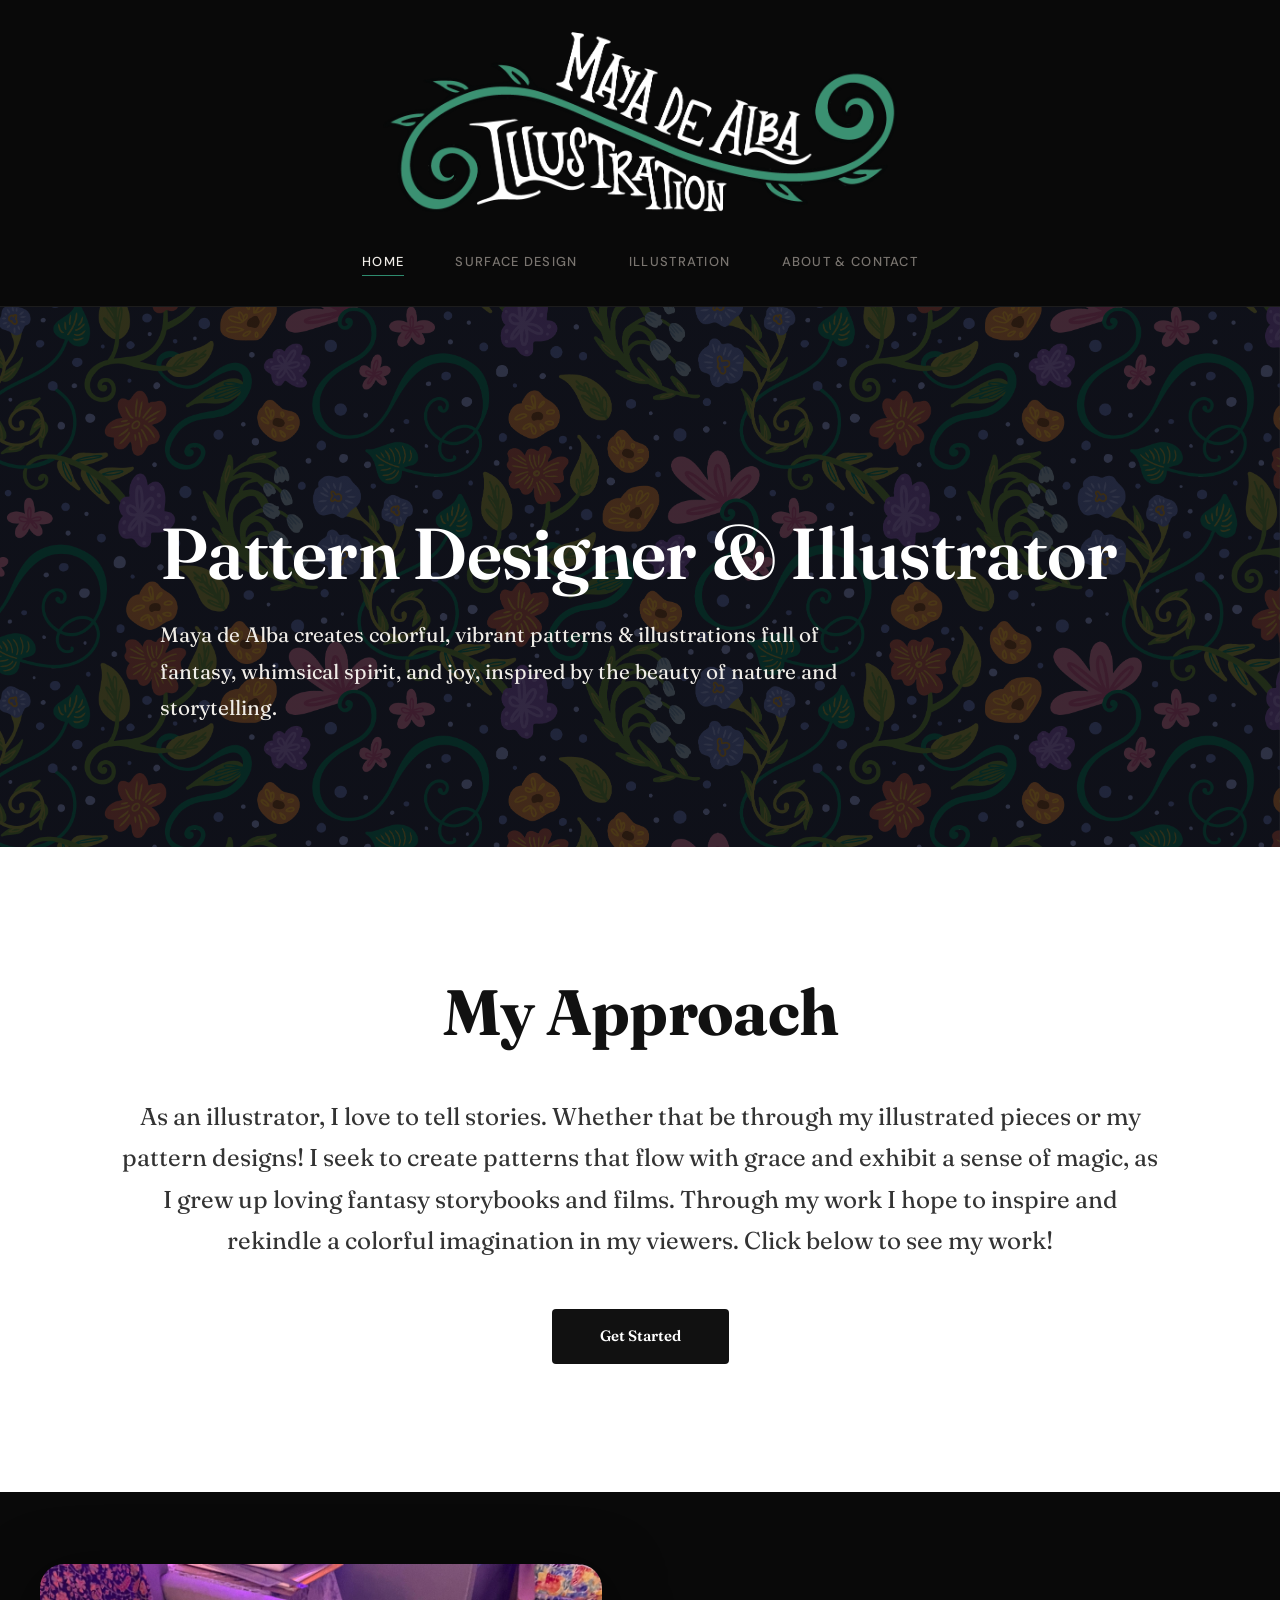
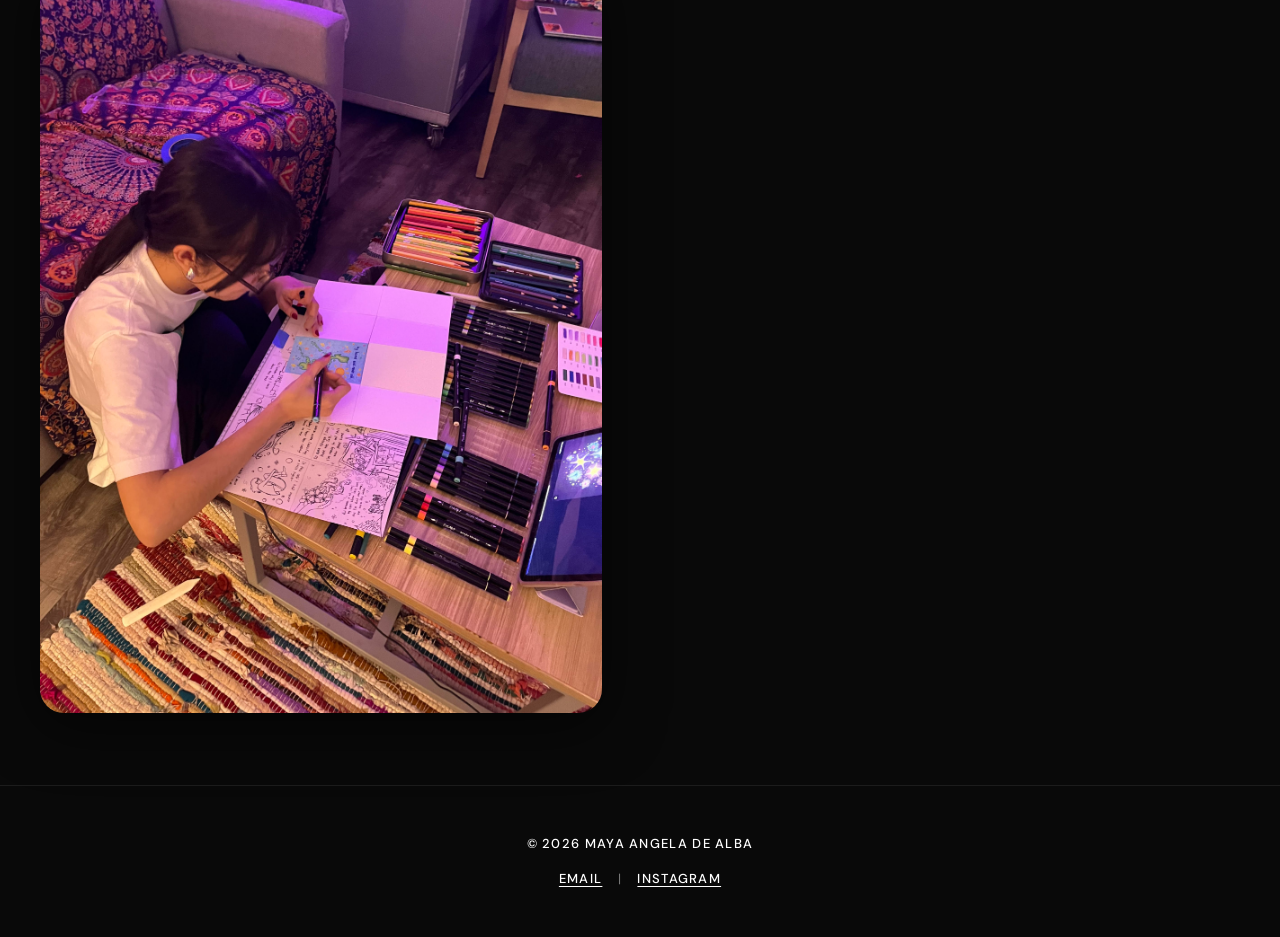
<file: index.html>
<!DOCTYPE html>
<html lang="en">
<head>
  <meta charset="UTF-8">
  <meta name="viewport" content="width=device-width, initial-scale=1.0">
  <title>Maya de Alba — Illustration</title>
  <meta name="description" content="Portfolio of Maya Angela de Alba — illustrator and surface designer pursuing a BFA at SCAD.">
  <meta property="og:title"       content="Maya de Alba — Illustration">
  <meta property="og:description" content="Portfolio of Maya Angela de Alba — illustrator and surface designer.">
  <meta property="og:type"        content="website">
  <meta property="og:image"       content="assets/images/pattern-bg.png">
  <link rel="icon" type="image/png" href="assets/images/star-icon.png">

  <link rel="preconnect" href="https://fonts.googleapis.com">
  <link rel="preconnect" href="https://fonts.gstatic.com" crossorigin>
  <link href="https://fonts.googleapis.com/css2?family=Playfair+Display:ital,wght@0,400;0,700;1,400&family=DM+Sans:wght@400;500;600&family=Fraunces:opsz,wght@9..144,400;9..144,600;9..144,700&display=swap" rel="stylesheet">

  <link rel="stylesheet" href="assets/css/reset.css">
  <link rel="stylesheet" href="assets/css/variables.css">
  <link rel="stylesheet" href="assets/css/global.css">
  <link rel="stylesheet" href="assets/css/home.css">
</head>
<body>

  <div class="logo-wrap">
    <a href="./" class="logo-link">
      <img src="assets/images/logo.png" alt="Maya de Alba Illustration" class="site-logo">
    </a>
  </div>
  <header class="site-header">
    <nav class="site-nav" aria-label="Main navigation">
      <a href="./">Home</a>
      <a href="surface-design/">Surface Design</a>
      <a href="illustration/">Illustration</a>
      <a href="about/">About &amp; Contact</a>
    </nav>
    <button class="nav-toggle" aria-label="Toggle navigation" aria-expanded="false">☰</button>
  </header>

  <main>

    <!-- Hero Section -->
    <section class="home-hero" aria-label="Introduction">
      <div class="home-hero-inner" data-reveal>
        <h1 class="home-hero-heading">Pattern Designer &amp; Illustrator</h1>
        <p class="home-hero-description">Maya de Alba creates colorful, vibrant patterns &amp; illustrations full of fantasy, whimsical spirit, and joy, inspired by the beauty of nature and storytelling.</p>
      </div>
    </section>

    <!-- My Approach Section -->
    <section class="approach-section" aria-labelledby="approach-heading">
      <div class="approach-inner" data-reveal>
        <h2 class="approach-heading" id="approach-heading">My Approach</h2>
        <p class="approach-description">As an illustrator, I love to tell stories. Whether that be through my illustrated pieces or my pattern designs! I seek to create patterns that flow with grace and exhibit a sense of magic, as I grew up loving fantasy storybooks and films. Through my work I hope to inspire and rekindle a colorful imagination in my viewers. Click below to see my work!</p>
        <a href="illustration/" class="btn-dark">Get Started</a>
      </div>
    </section>

    <!-- Reach Out Section -->
    <section class="reach-section" aria-labelledby="reach-heading">
      <div class="reach-grid">
        <div class="reach-photo">
          <img src="assets/images/maya-portrait.jpg" alt="Maya de Alba drawing at her desk" loading="lazy">
        </div>
        <div class="reach-content" data-reveal>
          <h2 class="reach-heading" id="reach-heading">Reach out to me</h2>
          <p class="reach-description">Interested in my work and want to contact me? Click below!</p>
          <a href="about/" class="btn-light">Learn more</a>
        </div>
      </div>
    </section>

  </main>

  <footer class="site-footer">
    <p>&copy; 2026 Maya Angela de Alba</p>
    <nav class="footer-nav" aria-label="Footer navigation">
      <a href="mailto:maya@example.com" id="footerEmail">Email</a>
      <span aria-hidden="true">|</span>
      <a href="https://instagram.com/" id="footerInstagram" target="_blank" rel="noopener noreferrer">Instagram</a>
    </nav>
  </footer>

  <script src="assets/js/data.js"></script>
  <script src="assets/js/nav.js"></script>
<script src="assets/js/home.js"></script>
</body>
</html>
</file>
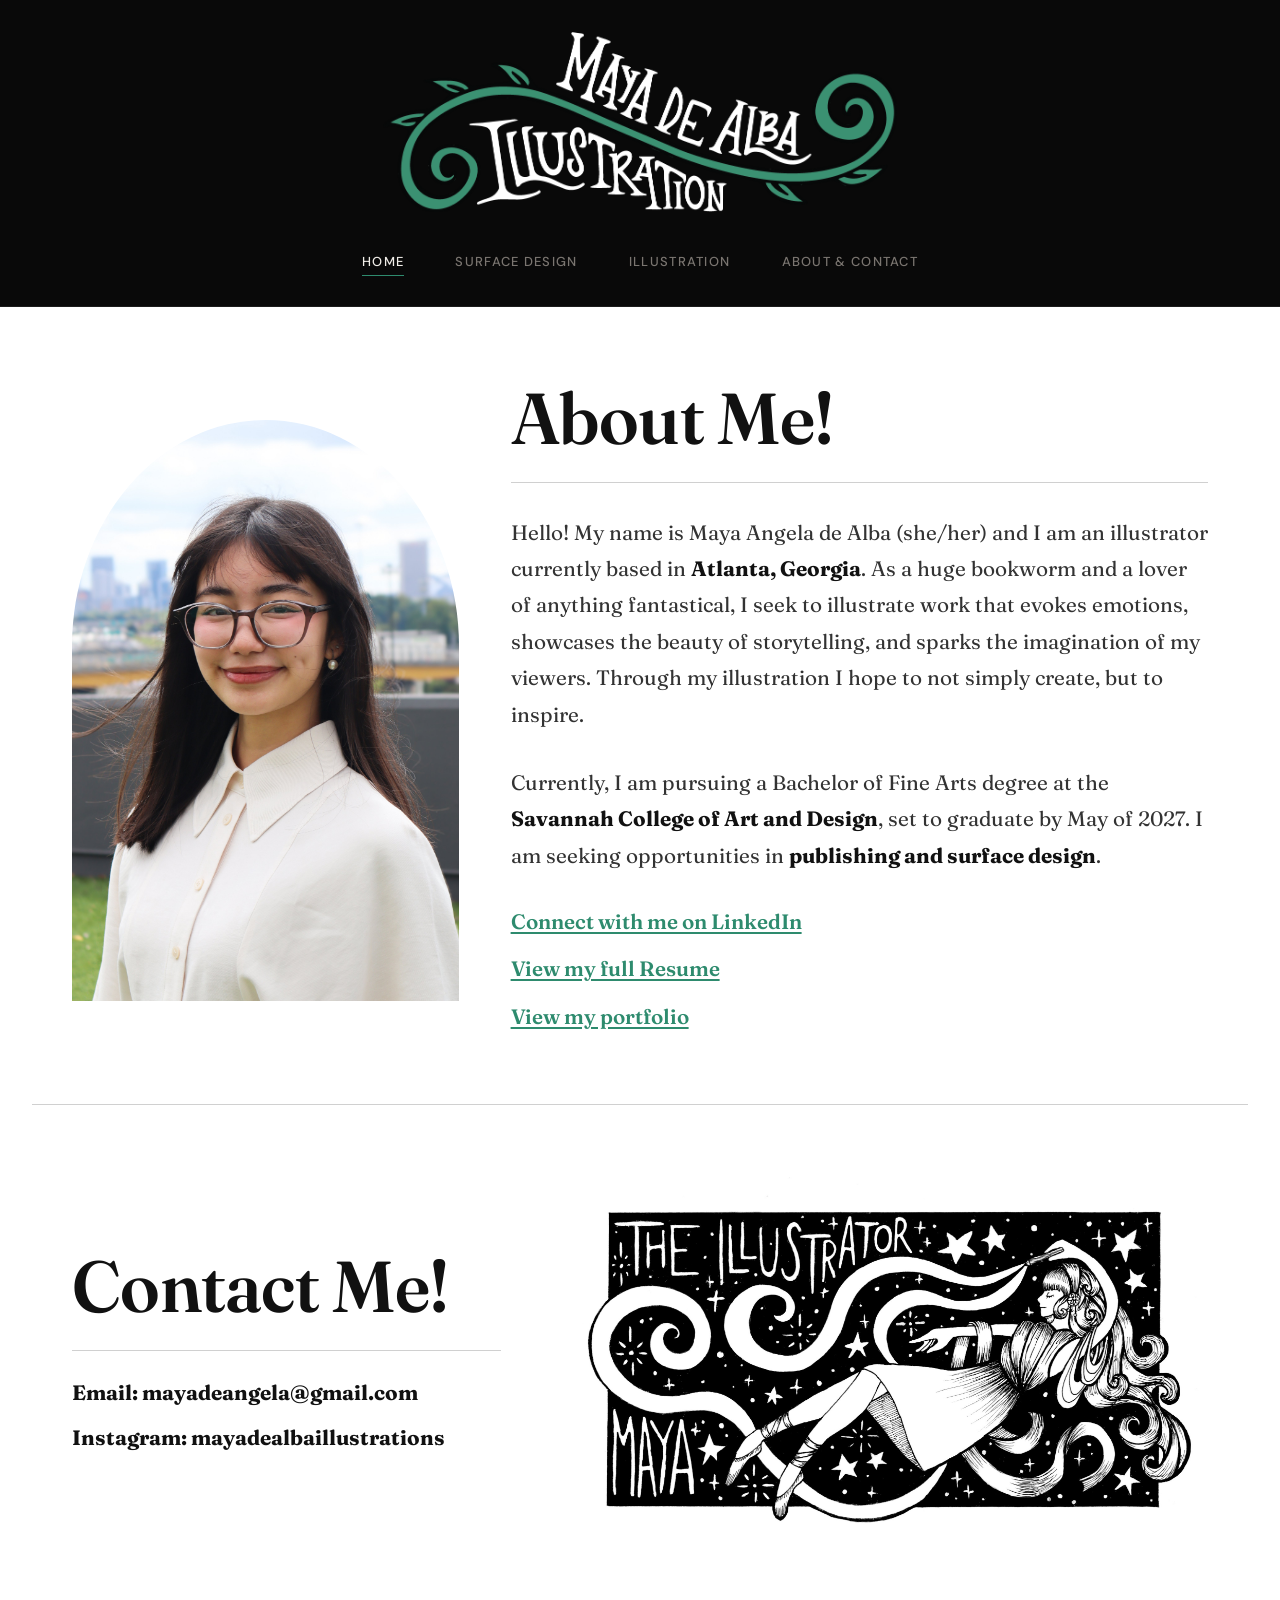
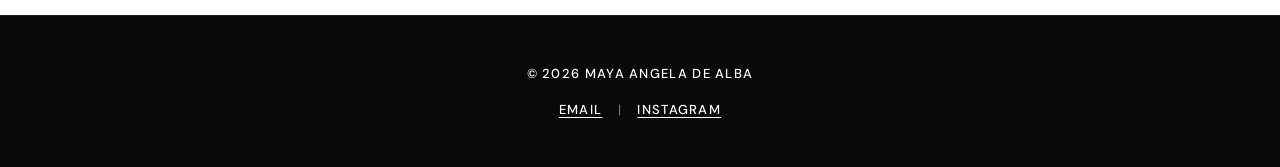
<file: about/index.html>
<!DOCTYPE html>
<html lang="en">
<head>
  <meta charset="UTF-8">
  <meta name="viewport" content="width=device-width, initial-scale=1.0">
  <base href="../">
  <link rel="icon" type="image/png" href="assets/images/star-icon.png">
  <title>About &amp; Contact — Maya de Alba</title>
  <meta name="description" content="About Maya Angela de Alba — BFA illustration student at SCAD. Contact for commissions and collaborations.">

  <link rel="preconnect" href="https://fonts.googleapis.com">
  <link rel="preconnect" href="https://fonts.gstatic.com" crossorigin>
  <link href="https://fonts.googleapis.com/css2?family=Playfair+Display:ital,wght@0,400;0,700;1,400&family=DM+Sans:wght@400;500;600;700;800&family=Fraunces:opsz,wght@9..144,400;9..144,600;9..144,700&display=swap" rel="stylesheet">

  <link rel="stylesheet" href="assets/css/reset.css">
  <link rel="stylesheet" href="assets/css/variables.css">
  <link rel="stylesheet" href="assets/css/global.css">
  <link rel="stylesheet" href="assets/css/about.css">
</head>
<body>

  <div class="logo-wrap">
    <a href="./" class="logo-link">
      <img src="assets/images/logo.png" alt="Maya de Alba Illustration" class="site-logo">
    </a>
  </div>
  <header class="site-header">
    <nav class="site-nav" aria-label="Main navigation">
      <a href="./">Home</a>
      <a href="surface-design/">Surface Design</a>
      <a href="illustration/">Illustration</a>
      <a href="about/">About &amp; Contact</a>
    </nav>
    <button class="nav-toggle" aria-label="Toggle navigation" aria-expanded="false">☰</button>
  </header>

  <main>

    <!-- ── About Section ── -->
    <section class="about-section">
      <div class="about-grid">

        <div class="about-photo-col" data-reveal>
          <img src="assets/images/aboutme-illustration.jpg"
               alt="Maya Angela de Alba"
               class="about-photo-img"
               loading="eager">
        </div>

        <div class="about-content-col" data-reveal style="transition-delay: 0.15s">
          <h1 class="about-heading">About Me!</h1>
          <hr class="about-rule">
          <div class="about-body">
            <p>Hello! My name is Maya Angela de Alba (she/her) and I am an illustrator currently based in <strong>Atlanta, Georgia</strong>. As a huge bookworm and a lover of anything fantastical, I seek to illustrate work that evokes emotions, showcases the beauty of storytelling, and sparks the imagination of my viewers. Through my illustration I hope to not simply create, but to inspire.</p>
            <p>Currently, I am pursuing a Bachelor of Fine Arts degree at the <strong>Savannah College of Art and Design</strong>, set to graduate by May of 2027. I am seeking opportunities in <strong>publishing and surface design</strong>.</p>
          </div>
          <div class="about-links">
            <a href="https://www.linkedin.com/in/maya-de-alba" class="link-accent" id="linkedinLink" target="_blank" rel="noopener noreferrer">Connect with me on LinkedIn</a>
            <a href="https://www.canva.com/design/DAHRWP9zBOo/LTuioF2mI1CIXR_KAsJvqg/view?utm_content=DAHRWP9zBOo&amp;utm_campaign=designshare&amp;utm_medium=link&amp;utm_source=viewer" class="link-accent" id="resumeLink" target="_blank" rel="noopener noreferrer">View my full Resume</a>
            <a href="https://www.figma.com/deck/UDtNSDPDUgfF0IZJi4ZnkN/MayadeAlba_Portfolio?node-id=6001-17&amp;t=a7OSeHmmGoRhkz8h-1" class="link-accent" id="portfolioLink" target="_blank" rel="noopener noreferrer">View my portfolio</a>
          </div>
        </div>

      </div>
    </section>

    <!-- ── Contact Section ── -->
    <section class="contact-section">
      <hr class="section-rule">
      <div class="contact-grid">

        <div class="contact-info-col" data-reveal>
          <h2 class="contact-heading">Contact Me!</h2>
          <hr class="contact-rule">
          <p class="contact-item">
            <strong>Email:</strong>
            <a href="mailto:mayadeangela@gmail.com" id="contactEmail">mayadeangela@gmail.com</a>
          </p>
          <p class="contact-item">
            <strong>Instagram:</strong>
            <a href="https://www.instagram.com/mayadealbaillustrations/"
               id="contactInstagram"
               target="_blank"
               rel="noopener noreferrer">mayadealbaillustrations</a>
          </p>
        </div>

        <div class="contact-image-col" data-reveal style="transition-delay: 0.15s">
          <img src="assets/images/contact-illustration.jpg"
               alt="The Illustrator Maya — black and white artwork"
               class="contact-illustration"
               loading="lazy">
        </div>

      </div>
    </section>

  </main>

  <!-- ── Footer ── -->
  <footer class="site-footer">
    <p>&copy; 2026 Maya Angela de Alba</p>
    <nav class="footer-nav" aria-label="Footer navigation">
      <a href="mailto:mayadeangela@gmail.com" id="footerEmail">Email</a>
      <span aria-hidden="true">|</span>
      <a href="https://www.instagram.com/mayadealbaillustrations/"
         id="footerInstagram"
         target="_blank"
         rel="noopener noreferrer">Instagram</a>
    </nav>
  </footer>

  <script src="assets/js/data.js"></script>
  <script src="assets/js/nav.js"></script>
</body>
</html>
</file>
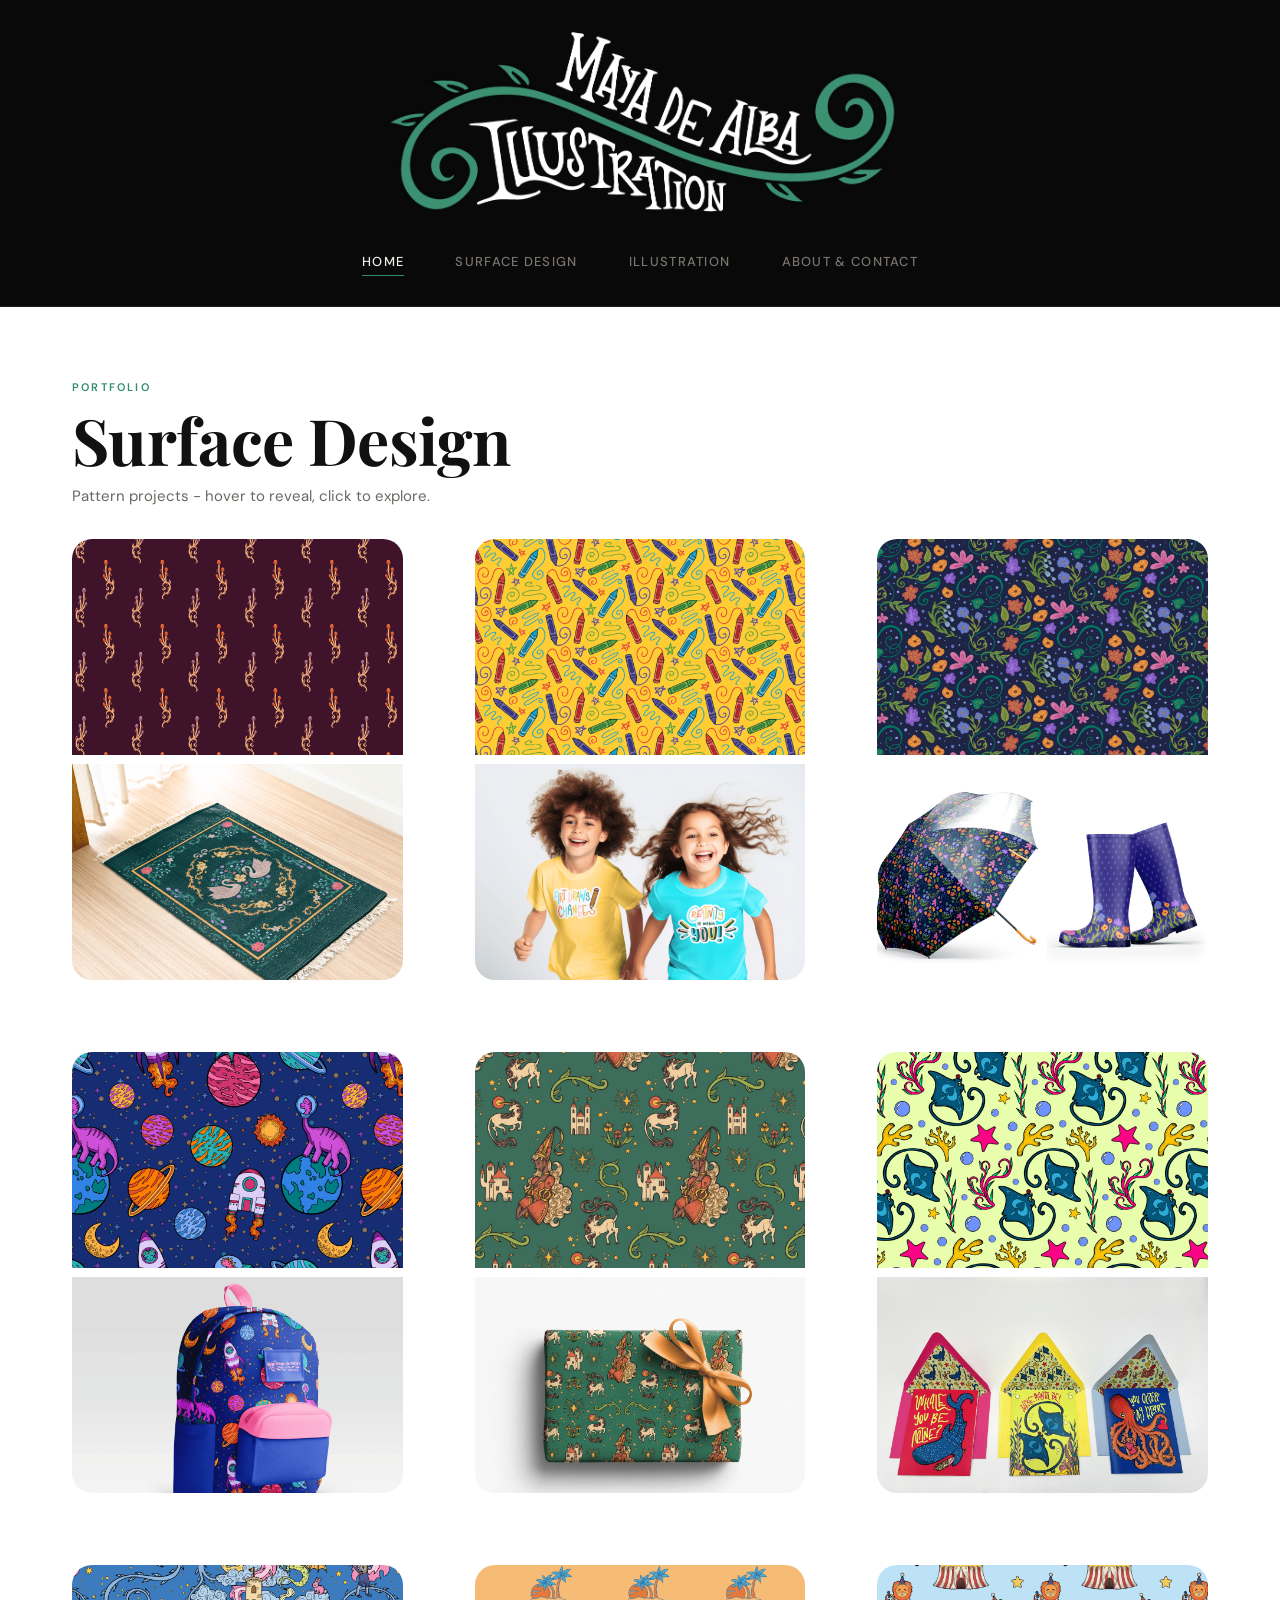
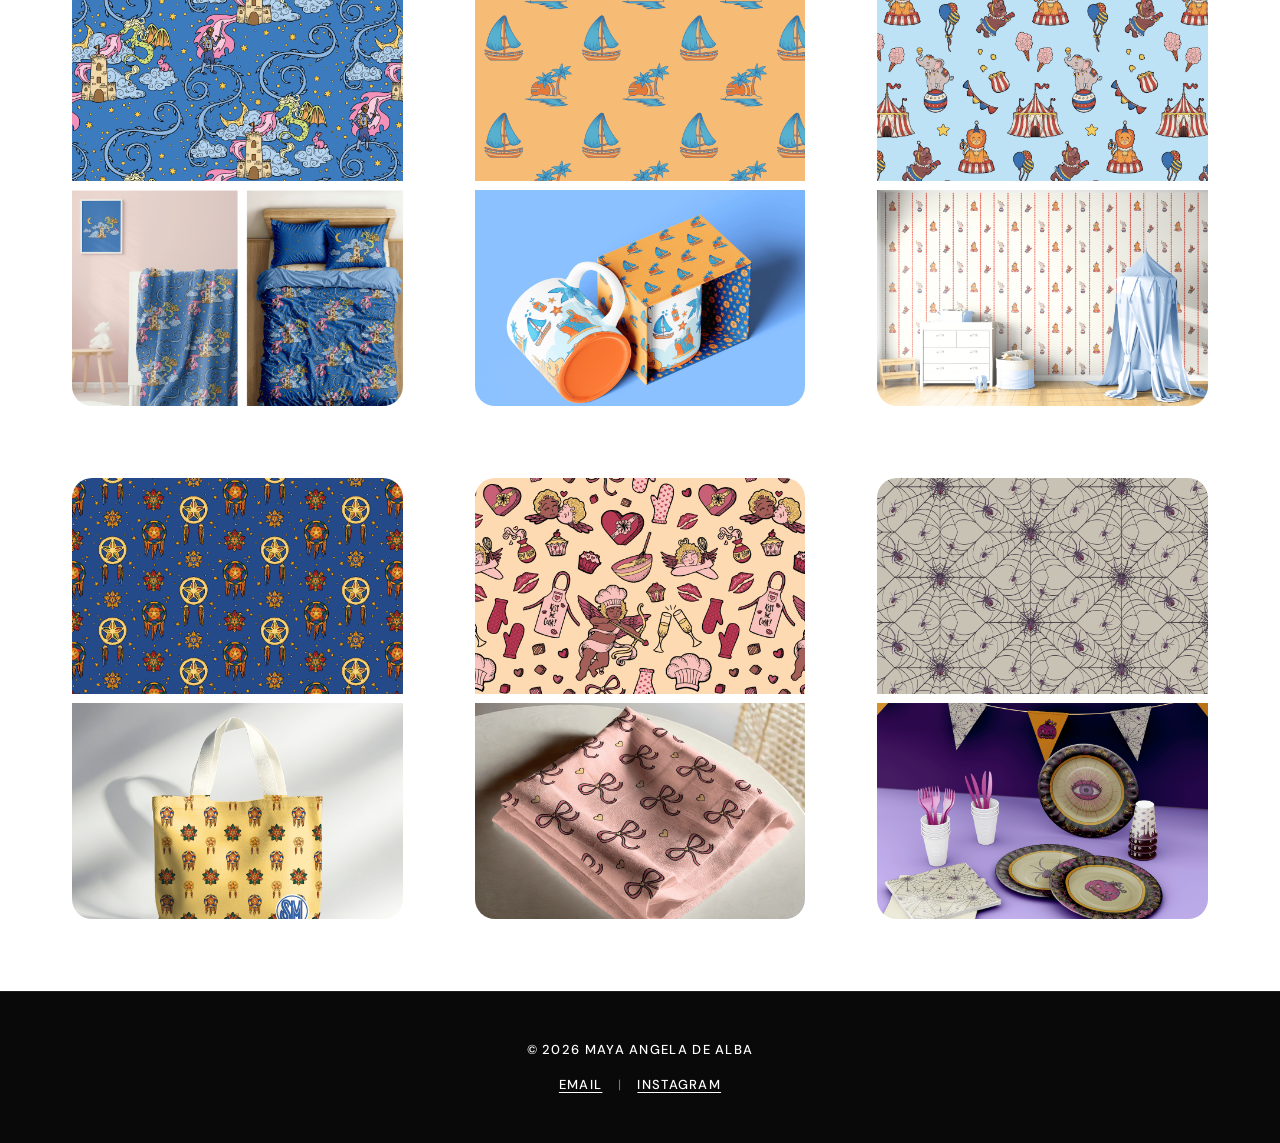
<file: surface-design/index.html>
<!DOCTYPE html>
<html lang="en">
<head>
  <meta charset="UTF-8">
  <meta name="viewport" content="width=device-width, initial-scale=1.0">
  <base href="../">
  <link rel="icon" type="image/png" href="assets/images/star-icon.png">
  <title>Surface Design — Maya de Alba</title>
  <meta name="description" content="Surface design and pattern work by Maya Angela de Alba.">

  <link rel="preconnect" href="https://fonts.googleapis.com">
  <link rel="preconnect" href="https://fonts.gstatic.com" crossorigin>
  <link href="https://fonts.googleapis.com/css2?family=Playfair+Display:ital,wght@0,400;0,700;1,400&family=DM+Sans:wght@400;500;600&display=swap" rel="stylesheet">

  <link rel="stylesheet" href="assets/css/reset.css">
  <link rel="stylesheet" href="assets/css/variables.css">
  <link rel="stylesheet" href="assets/css/global.css">
  <link rel="stylesheet" href="assets/css/surface.css">
</head>
<body class="surface-page">

  <div class="logo-wrap">
    <a href="./" class="logo-link">
      <img src="assets/images/logo.png" alt="Maya de Alba Illustration" class="site-logo">
    </a>
  </div>
  <header class="site-header">
    <nav class="site-nav" aria-label="Main navigation">
      <a href="./">Home</a>
      <a href="surface-design/">Surface Design</a>
      <a href="illustration/">Illustration</a>
      <a href="about/">About &amp; Contact</a>
    </nav>
    <button class="nav-toggle" aria-label="Toggle navigation" aria-expanded="false">☰</button>
  </header>

  <main>
    <section class="surface-header container">
      <p class="section-label">Portfolio</p>
      <h1 class="surface-title">Surface Design</h1>
      <p class="surface-subtitle">Pattern projects - hover to reveal, click to explore.</p>
    </section>

    <section class="surface-grid container" id="surfaceGrid" aria-label="Surface design projects">
      <!-- Cards injected by surface.js -->
    </section>
  </main>

  <footer class="site-footer">
    <p>&copy; 2026 Maya Angela de Alba</p>
    <nav class="footer-nav" aria-label="Footer navigation">
      <a href="mailto:maya@example.com">Email</a>
      <span aria-hidden="true">|</span>
      <a href="https://instagram.com/" target="_blank" rel="noopener noreferrer">Instagram</a>
    </nav>
  </footer>

  <script src="assets/js/data.js"></script>
  <script src="assets/js/nav.js"></script>
  <script src="assets/js/surface.js"></script>
</body>
</html>
</file>
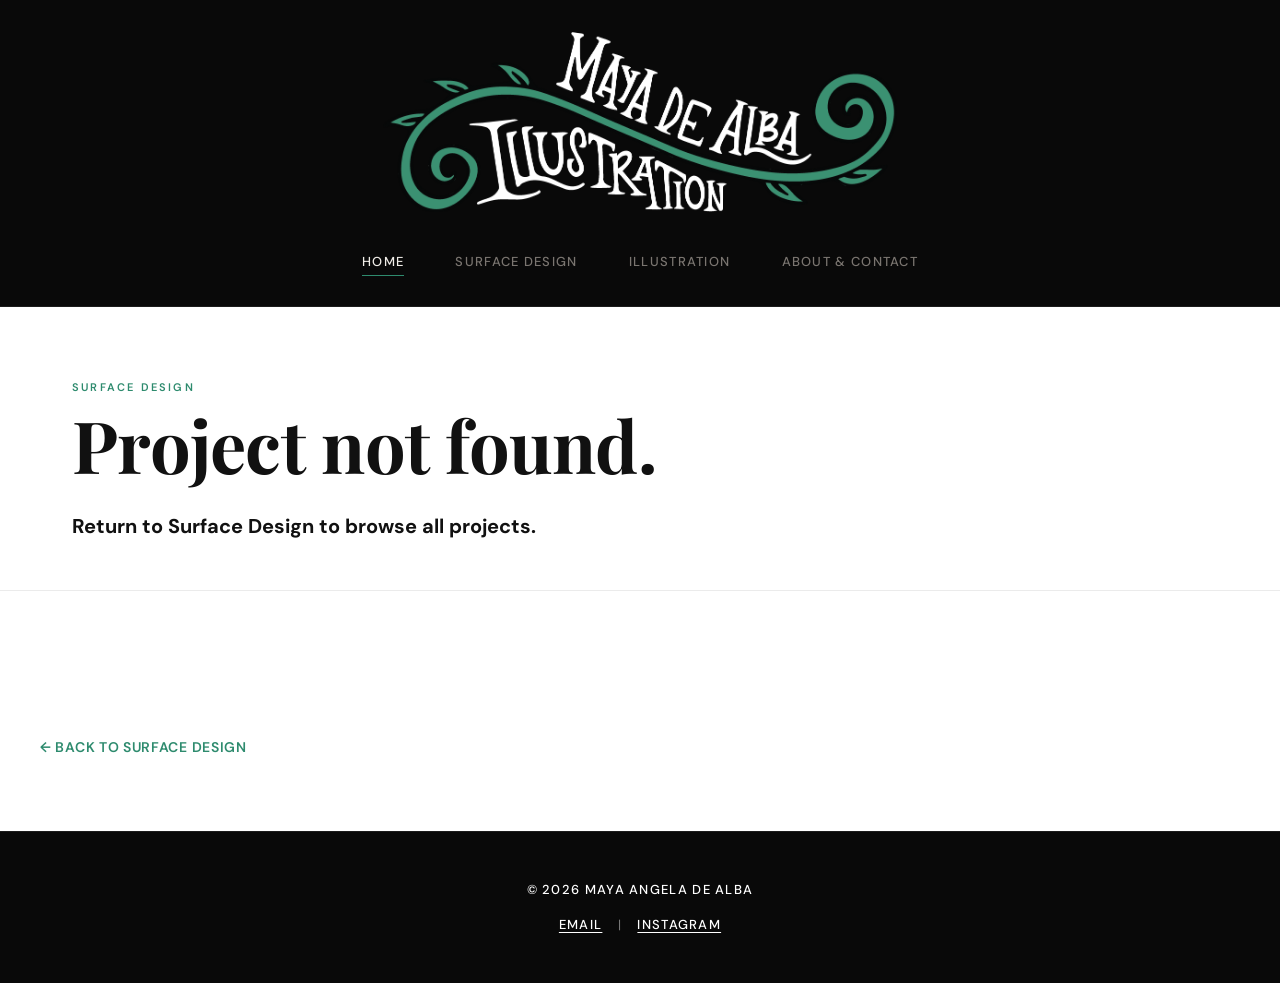
<file: surface-detail/index.html>
<!DOCTYPE html>
<html lang="en">
<head>
  <meta charset="UTF-8">
  <meta name="viewport" content="width=device-width, initial-scale=1.0">
  <base href="../">
  <link rel="icon" type="image/png" href="assets/images/star-icon.png">
  <title>Surface Design — Maya de Alba</title>
  <meta name="description" content="Surface design project detail — Maya Angela de Alba.">

  <link rel="preconnect" href="https://fonts.googleapis.com">
  <link rel="preconnect" href="https://fonts.gstatic.com" crossorigin>
  <link href="https://fonts.googleapis.com/css2?family=Playfair+Display:ital,wght@0,400;0,700;1,400&family=DM+Sans:wght@400;500;600&display=swap" rel="stylesheet">

  <link rel="stylesheet" href="assets/css/reset.css">
  <link rel="stylesheet" href="assets/css/variables.css">
  <link rel="stylesheet" href="assets/css/global.css">
  <link rel="stylesheet" href="assets/css/detail.css">
</head>
<body>

  <div class="logo-wrap">
    <a href="./" class="logo-link">
      <img src="assets/images/logo.png" alt="Maya de Alba Illustration" class="site-logo">
    </a>
  </div>
  <header class="site-header">
    <nav class="site-nav" aria-label="Main navigation">
      <a href="./">Home</a>
      <a href="surface-design/">Surface Design</a>
      <a href="illustration/">Illustration</a>
      <a href="about/">About &amp; Contact</a>
    </nav>
    <button class="nav-toggle" aria-label="Toggle navigation" aria-expanded="false">☰</button>
  </header>

  <main id="detailMain">

    <!-- Project Header -->
    <section class="detail-hero">
      <div class="container">
        <p class="section-label">Surface Design</p>
        <h1 class="detail-title" id="detailTitle">Loading…</h1>
        <p class="detail-description" id="detailDescription"></p>
      </div>
    </section>

    <!-- Main Image Gallery -->
    <section class="detail-gallery container" id="detailGallery" aria-label="Project images">
      <!-- Injected by detail.js -->
    </section>

    <!-- Large masonry gallery (projects with a gallery list) -->
    <section class="detail-masonry" id="detailMasonry" aria-label="Project images" hidden></section>

    <!-- Process & Pitch (projects with processParagraphs) -->
    <section class="detail-pitch" id="detailPitch" hidden>
      <hr class="pitch-rule">
      <div class="pitch-inner">
        <h2 class="pitch-title" id="pitchTitle">Process &amp; Pitch</h2>
        <div class="pitch-text" id="pitchText"></div>
        <a class="pitch-link" id="pitchLink" href="#" target="_blank" rel="noopener noreferrer" hidden>Click here to view the full pitch!</a>
        <a class="pitch-image" id="pitchImageLink" href="#" target="_blank" rel="noopener noreferrer" hidden></a>
      </div>
    </section>

    <!-- Justified-row gallery with its own heading (projects with a strips list) -->
    <section class="detail-strips" id="detailStrips" hidden>
      <h2 class="strips-title" id="stripsTitle"></h2>
      <div class="strips-rows" id="stripsRows"></div>
    </section>

    <!-- Process Section -->
    <section class="detail-process" id="detailProcess" hidden>
      <div class="container">
        <h2 class="detail-section-heading">Process Work</h2>
        <div class="process-layout">
          <p class="process-description" id="processDescription"></p>
          <div class="process-images" id="processImages"></div>
        </div>
      </div>
    </section>

    <!-- Mockup Section -->
    <section class="detail-mockups" id="detailMockups" hidden>
      <div class="container">
        <h2 class="detail-section-heading">Applied</h2>
        <div class="mockup-images" id="mockupImages"></div>
      </div>
    </section>

    <!-- Back Link -->
    <div class="detail-back container">
      <a href="surface-design/" class="back-link">&#8592; Back to Surface Design</a>
    </div>

  </main>

  <footer class="site-footer">
    <p>&copy; 2026 Maya Angela de Alba</p>
    <nav class="footer-nav" aria-label="Footer navigation">
      <a href="mailto:maya@example.com">Email</a>
      <span aria-hidden="true">|</span>
      <a href="https://instagram.com/" target="_blank" rel="noopener noreferrer">Instagram</a>
    </nav>
  </footer>

  <div class="lightbox" id="lightbox" hidden>
    <button class="lightbox-close" id="lightboxClose" aria-label="Close">&times;</button>
    <button class="lightbox-nav lightbox-prev" id="lightboxPrev" aria-label="Previous image">&#8249;</button>
    <img class="lightbox-img" id="lightboxImg" alt="">
    <button class="lightbox-nav lightbox-next" id="lightboxNext" aria-label="Next image">&#8250;</button>
  </div>

  <script src="assets/js/data.js"></script>
  <script src="assets/js/nav.js"></script>
  <script src="assets/js/detail.js"></script>
</body>
</html>
</file>
<file: assets/css/variables.css>
:root {
  /* ── Colors ── */
  --color-bg:          #090909;
  --color-bg-light:    #ffffff;
  --color-surface:     #141414;
  --color-accent:      #2e8b6e;
  --color-accent-warm: #c96a2b;
  --color-text:        #f0ede8;
  --color-text-muted:  #7a7570;
  --color-border:      rgba(255, 255, 255, 0.08);

  /* ── Typography ── */
  --font-display: 'Playfair Display', 'Georgia', serif;
  --font-body:    'DM Sans', 'Helvetica Neue', Arial, sans-serif;
  --font-accent:  'Fraunces', 'Georgia', serif;

  /* ── Spacing scale ── */
  --space-xs:  0.25rem;   /*  4px */
  --space-sm:  0.5rem;    /*  8px */
  --space-md:  1rem;      /* 16px */
  --space-lg:  1.5rem;    /* 24px */
  --space-xl:  2rem;      /* 32px */
  --space-2xl: 3rem;      /* 48px */
  --space-3xl: 4.5rem;    /* 72px */

  /* ── Layout ── */
  --max-width:     1200px;
  --header-height: 220px;
  --gutter:        clamp(1rem, 4vw, 2rem);

  /* ── Transitions ── */
  --transition-fast:   150ms ease;
  --transition-base:   300ms ease;
  --transition-slow:   500ms ease;

  /* ── Radii ── */
  --radius-sm:  4px;
  --radius-md:  12px;
  --radius-lg:  20px;
  --radius-xl:  24px;

  /* ── Shadows ── */
  --shadow-card: 0 4px 24px rgba(0, 0, 0, 0.5);
  --shadow-card-hover: 0 8px 40px rgba(0, 0, 0, 0.7);
}
</file>
<file: assets/css/global.css>
/* ── Base ── */
body {
  font-family: var(--font-body);
  background-color: var(--color-bg);
  color: var(--color-text);
  min-height: 100dvh;
  display: flex;
  flex-direction: column;
}

main { flex: 1; }

/* ── Focus Styles (accessibility) ── */
:focus-visible {
  outline: 2px solid var(--color-accent);
  outline-offset: 3px;
  border-radius: var(--radius-sm);
}

/* ── Typography Base ── */
h1, h2, h3, h4 {
  font-family: var(--font-display);
  line-height: 1.15;
  letter-spacing: -0.01em;
}

p { max-width: 65ch; }

/* ── Scroll Reveal ── */
[data-reveal] {
  opacity: 0;
  transform: translateY(28px);
  transition: opacity 0.65s ease, transform 0.65s ease;
}

[data-reveal].is-visible {
  opacity: 1;
  transform: translateY(0);
}

/* ── Page Entrance Animation ── */
@keyframes page-in {
  from {
    opacity: 0;
    transform: translateY(20px);
  }
  to {
    opacity: 1;
    transform: translateY(0);
  }
}

main {
  animation: page-in 400ms ease-out both;
}

/* ━━━━━━━━━━━━━━━━━━━━━━━━━━━━━━━━━━━━
   LOGO & NAV
━━━━━━━━━━━━━━━━━━━━━━━━━━━━━━━━━━━━ */

/* Logo sits above the sticky nav and scrolls away with the page */
.logo-wrap {
  display: flex;
  justify-content: center;
  padding: var(--space-xl) var(--gutter) var(--space-lg);
}

.logo-link {
  display: flex;
  align-items: center;
}

/* Only the nav bar is sticky */
.site-header {
  position: sticky;
  top: 0;
  z-index: 100;
  background: var(--color-bg);
  border-bottom: 1px solid var(--color-border);

  display: flex;
  justify-content: center;
  align-items: center;
  padding: var(--space-md) var(--gutter) var(--space-xl);
}

.site-logo {
  height: 180px;
  width: auto;
  object-fit: contain;
}

/* Nav links — centered row below logo */
.site-nav {
  display: flex;
  align-items: center;
  gap: clamp(1.75rem, 4vw, 4rem);
}

.site-nav a {
  font-family: var(--font-body);
  font-size: 0.8125rem;
  font-weight: 500;
  letter-spacing: 0.1em;
  text-transform: uppercase;
  color: var(--color-text-muted);
  transition: color var(--transition-fast);
  position: relative;
  padding-bottom: 2px;
}

.site-nav a::after {
  content: '';
  position: absolute;
  bottom: -2px;
  left: 0;
  width: 0;
  height: 1px;
  background: var(--color-accent);
  transition: width var(--transition-base);
}

.site-nav a:hover {
  color: var(--color-text);
}

.site-nav a:hover::after,
.site-nav a.active::after {
  width: 100%;
}

.site-nav a.active {
  color: var(--color-text);
}

/* Hamburger — hidden on desktop */
.nav-toggle {
  display: none;
  font-size: 1.375rem;
  color: var(--color-text);
  padding: var(--space-xs);
  line-height: 1;
  border-radius: var(--radius-sm);
  transition: color var(--transition-fast);
}

.nav-toggle:hover { color: var(--color-accent); }

/* ━━━━━━━━━━━━━━━━━━━━━━━━━━━━━━━━━━━━
   MOBILE NAV  (< 768px)
━━━━━━━━━━━━━━━━━━━━━━━━━━━━━━━━━━━━ */
@media (max-width: 767px) {
  .logo-wrap {
    padding: var(--space-md) var(--gutter);
  }

  .site-logo {
    height: 52px;
  }

  .site-header {
    justify-content: flex-end;
    flex-wrap: wrap;
    padding: var(--space-sm) var(--gutter);
    gap: 0;
  }

  .nav-toggle {
    display: block;
  }

  .site-nav {
    width: 100%;
    flex-direction: column;
    align-items: flex-start;
    gap: 0;
    max-height: 0;
    overflow: hidden;
    transition: max-height var(--transition-slow), padding var(--transition-base);
    padding-top: 0;
    padding-bottom: 0;
  }

  .site-nav.nav-open {
    max-height: 360px;
    padding-top: var(--space-md);
    padding-bottom: var(--space-md);
  }

  .site-nav a {
    display: block;
    width: 100%;
    padding: var(--space-sm) 0;
    font-size: 0.875rem;
    border-bottom: 1px solid var(--color-border);
  }

  .site-nav a:last-child { border-bottom: none; }
}

/* ━━━━━━━━━━━━━━━━━━━━━━━━━━━━━━━━━━━━
   FOOTER
━━━━━━━━━━━━━━━━━━━━━━━━━━━━━━━━━━━━ */
.site-footer {
  --footer-bg:     var(--color-bg);
  --footer-fg:     #fff;
  --footer-muted:  #777;
  --footer-border: var(--color-border);

  background: var(--footer-bg);
  color: var(--footer-fg);
  border-top: 1px solid var(--footer-border);
  padding: var(--space-2xl) var(--gutter);

  display: flex;
  flex-direction: column;
  align-items: center;
  gap: var(--space-md);
  text-align: center;
}

/* Light variant: white background, black text */
.site-footer--light {
  --footer-bg:     var(--color-bg-light);
  --footer-fg:     #111;
  --footer-muted:  #999;
  --footer-border: rgba(0, 0, 0, 0.08);
}

.site-footer p,
.footer-nav a {
  font-family: var(--font-body);
  font-size: 0.8125rem;
  font-weight: 500;
  letter-spacing: 0.1em;
  text-transform: uppercase;
  color: var(--footer-fg);
  max-width: none;
}

.footer-nav {
  display: flex;
  align-items: center;
  gap: var(--space-md);
}

.footer-nav a {
  text-decoration: underline;
  text-underline-offset: 3px;
  transition: color var(--transition-fast);
}

.footer-nav a:hover { color: var(--color-accent); }

.footer-nav span {
  color: var(--footer-muted);
  font-size: 0.8125rem;
}

/* ━━━━━━━━━━━━━━━━━━━━━━━━━━━━━━━━━━━━
   SHARED UTILITY CLASSES
━━━━━━━━━━━━━━━━━━━━━━━━━━━━━━━━━━━━ */
.container {
  width: 100%;
  max-width: var(--max-width);
  margin-inline: auto;
  padding-inline: var(--gutter);
}

/* Section label above headings */
.section-label {
  font-family: var(--font-body);
  font-size: 0.6875rem;
  font-weight: 600;
  letter-spacing: 0.2em;
  text-transform: uppercase;
  color: var(--color-accent);
  margin-bottom: var(--space-sm);
}

/* CTA button */
.btn {
  display: inline-flex;
  align-items: center;
  gap: var(--space-sm);
  padding: 0.75rem 1.75rem;
  font-family: var(--font-body);
  font-size: 0.8125rem;
  font-weight: 600;
  letter-spacing: 0.08em;
  text-transform: uppercase;
  border: 1px solid var(--color-accent);
  color: var(--color-accent);
  border-radius: var(--radius-sm);
  transition: background var(--transition-fast), color var(--transition-fast);
}

.btn:hover {
  background: var(--color-accent);
  color: #fff;
}

.btn-solid {
  background: var(--color-accent);
  color: #fff;
}

.btn-solid:hover {
  background: #246f56;
  border-color: #246f56;
}
</file>
<file: assets/css/home.css>
/* ━━━━━━━━━━━━━━━━━━━━━━━━━━━━━━━━━━━━
   HOME HERO
━━━━━━━━━━━━━━━━━━━━━━━━━━━━━━━━━━━━ */
.home-hero {
  background-color: var(--color-bg);
  background-image:
    linear-gradient(rgba(9, 9, 9, 0.725), rgba(9, 9, 9, 0.725)),
    url('../images/pattern-bg.png');
  background-size: cover;
  background-position: center;
  display: flex;
  align-items: flex-end;
  min-height: clamp(420px, 60vh, 640px);
  padding: var(--space-3xl) var(--gutter) calc(var(--space-3xl) + 3rem);
}

.home-hero-inner {
  max-width: var(--max-width);
  width: 100%;
  margin-inline: 0;
  margin-left: clamp(2rem, 10vw, 9rem);
}

.home-hero-heading {
  font-family: var(--font-accent);
  font-size: clamp(2.75rem, 6vw, 4.5rem);
  font-weight: 600;
  color: #fff;
  line-height: 1.1;
  max-width: 22ch;
}

.home-hero-description {
  font-family: var(--font-accent);
  font-weight: 400;
  margin-top: var(--space-lg);
  font-size: 1.3rem;
  line-height: 1.75;
  color: var(--color-text);
  max-width: 46rem;
}

/* ━━━━━━━━━━━━━━━━━━━━━━━━━━━━━━━━━━━━
   MY APPROACH SECTION
━━━━━━━━━━━━━━━━━━━━━━━━━━━━━━━━━━━━ */
.approach-section {
  background: #ffffff;
  padding: clamp(4.5rem, 10vw, 8rem) var(--gutter);
  text-align: center;
}

.approach-inner {
  max-width: 1040px;
  margin-inline: auto;
  display: flex;
  flex-direction: column;
  align-items: center;
  gap: var(--space-2xl);
}

.approach-heading {
  font-family: var(--font-accent);
  font-size: clamp(2.5rem, 6vw, 4rem);
  font-weight: 700;
  color: #111;
}

.approach-description {
  font-family: var(--font-accent);
  font-size: clamp(1.25rem, 1.9vw, 1.625rem);
  line-height: 1.7;
  color: #333;
}

.btn-dark {
  display: inline-flex;
  align-items: center;
  justify-content: center;
  padding: 1rem 3rem;
  font-family: var(--font-accent);
  font-size: 0.9375rem;
  font-weight: 600;
  background: #111;
  color: #fff;
  border-radius: var(--radius-sm);
  transition: background var(--transition-fast);
}

.btn-dark:hover { background: #000; }

/* ━━━━━━━━━━━━━━━━━━━━━━━━━━━━━━━━━━━━
   REACH OUT SECTION
━━━━━━━━━━━━━━━━━━━━━━━━━━━━━━━━━━━━ */
.reach-section {
  background: var(--color-bg);
  padding: var(--space-3xl) var(--gutter);
}

.reach-grid {
  display: grid;
  grid-template-columns: 1fr 1fr;
  gap: clamp(2rem, 6vw, 5rem);
  align-items: center;
  max-width: var(--max-width);
  margin-inline: auto;
}

.reach-photo {
  min-width: 0;
}

.reach-photo img {
  width: 100%;
  aspect-ratio: 3 / 4;
  object-fit: cover;
  border-radius: var(--radius-xl);
  box-shadow: 0 12px 60px rgba(0, 0, 0, 0.6);
  display: block;
}

.reach-content {
  display: flex;
  flex-direction: column;
  align-items: flex-start;
  gap: var(--space-lg);
}

.reach-heading {
  font-family: var(--font-accent);
  font-size: clamp(2.5rem, 6vw, 4rem);
  font-weight: 700;
  color: #fff;
}

.reach-description {
  font-family: var(--font-accent);
  font-size: 1.125rem;
  line-height: 1.7;
  color: #bdbdbd
}

.btn-light {
  display: inline-flex;
  align-items: center;
  justify-content: center;
  padding: 1rem 3rem;
  font-family: var(--font-accent);
  font-size: 0.9375rem;
  font-weight: 600;
  background: #fff;
  color: #111;
  border-radius: var(--radius-sm);
  transition: background var(--transition-fast);
}

.btn-light:hover { background: #eaeaea; }

/* ── Responsive ── */
@media (max-width: 767px) {
  .reach-grid {
    grid-template-columns: 1fr;
  }

  .reach-photo img {
    aspect-ratio: 4 / 3;
  }

  .reach-content {
    align-items: center;
    text-align: center;
    padding: var(--space-2xl) var(--space-xl);
  }

  .home-hero-inner {
    text-align: center;
  }

  .home-hero-heading,
  .home-hero-description {
    margin-inline: auto;
  }
}
</file>
